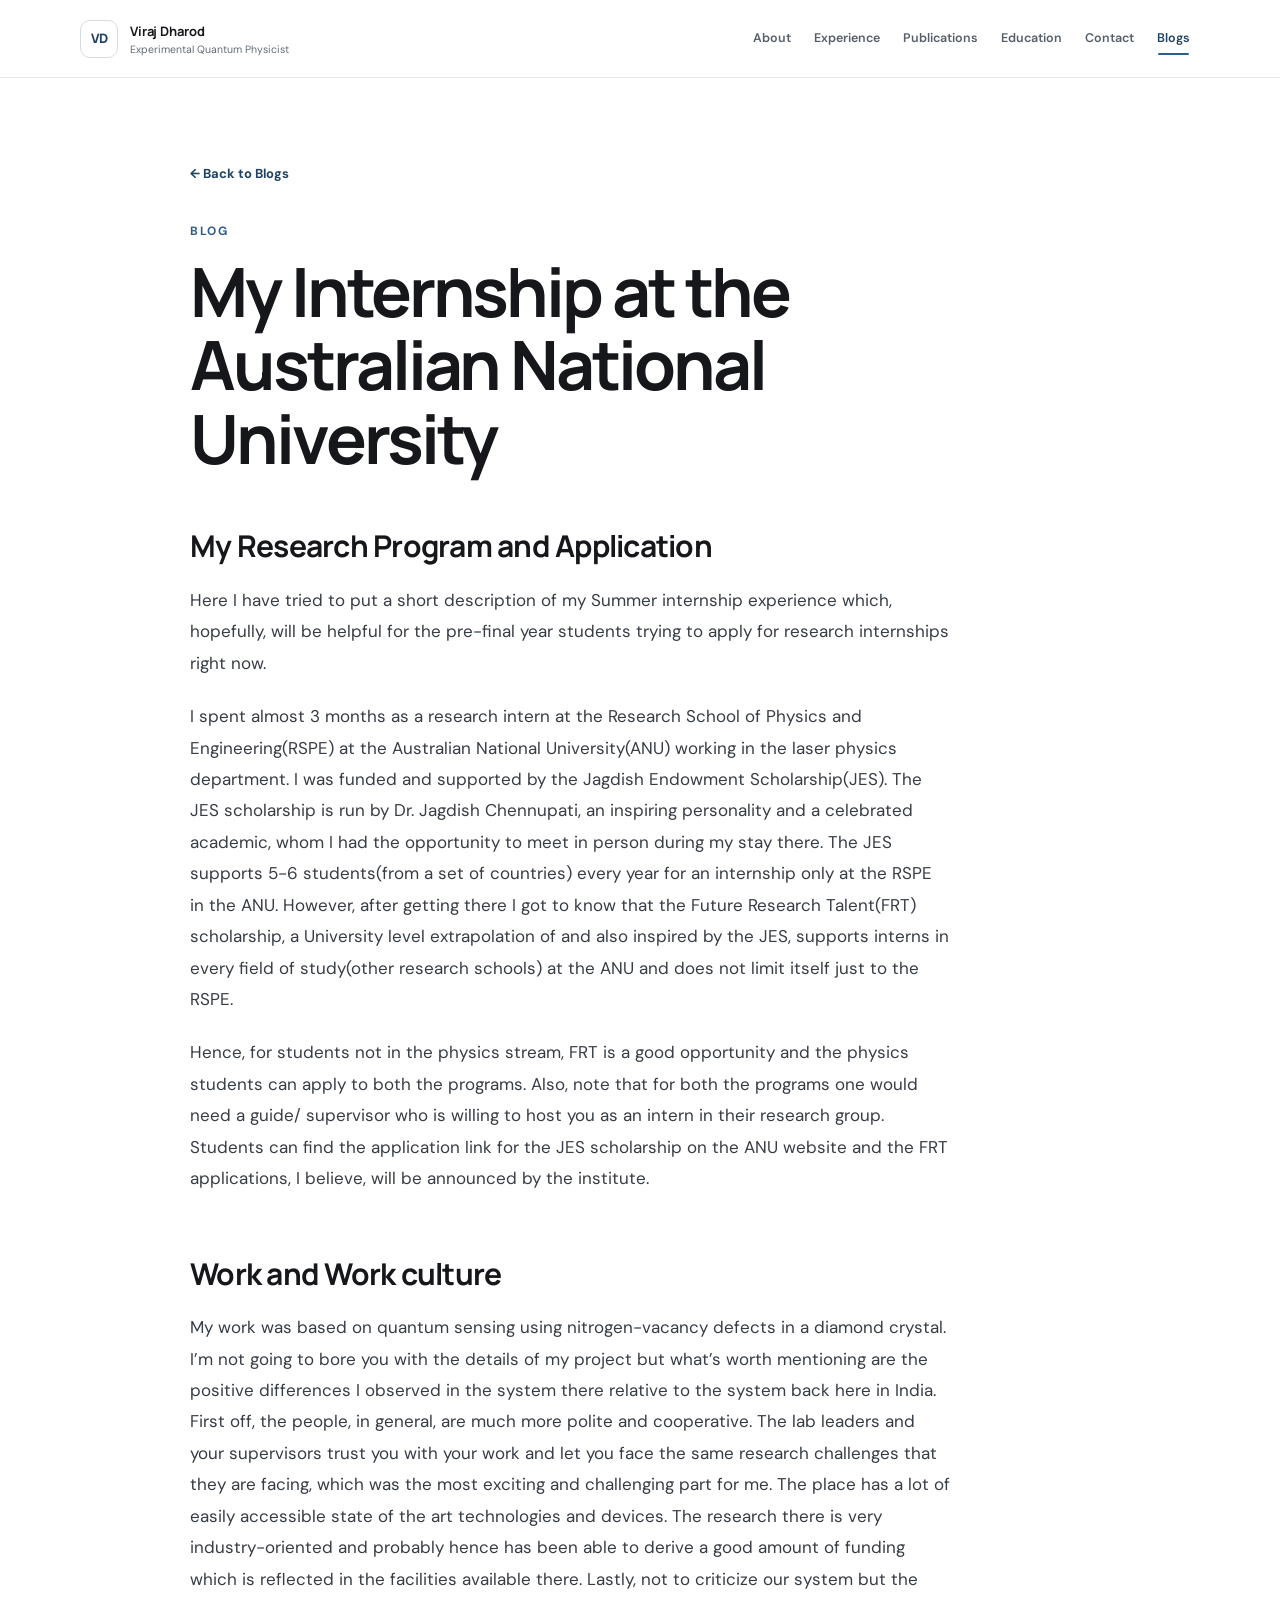
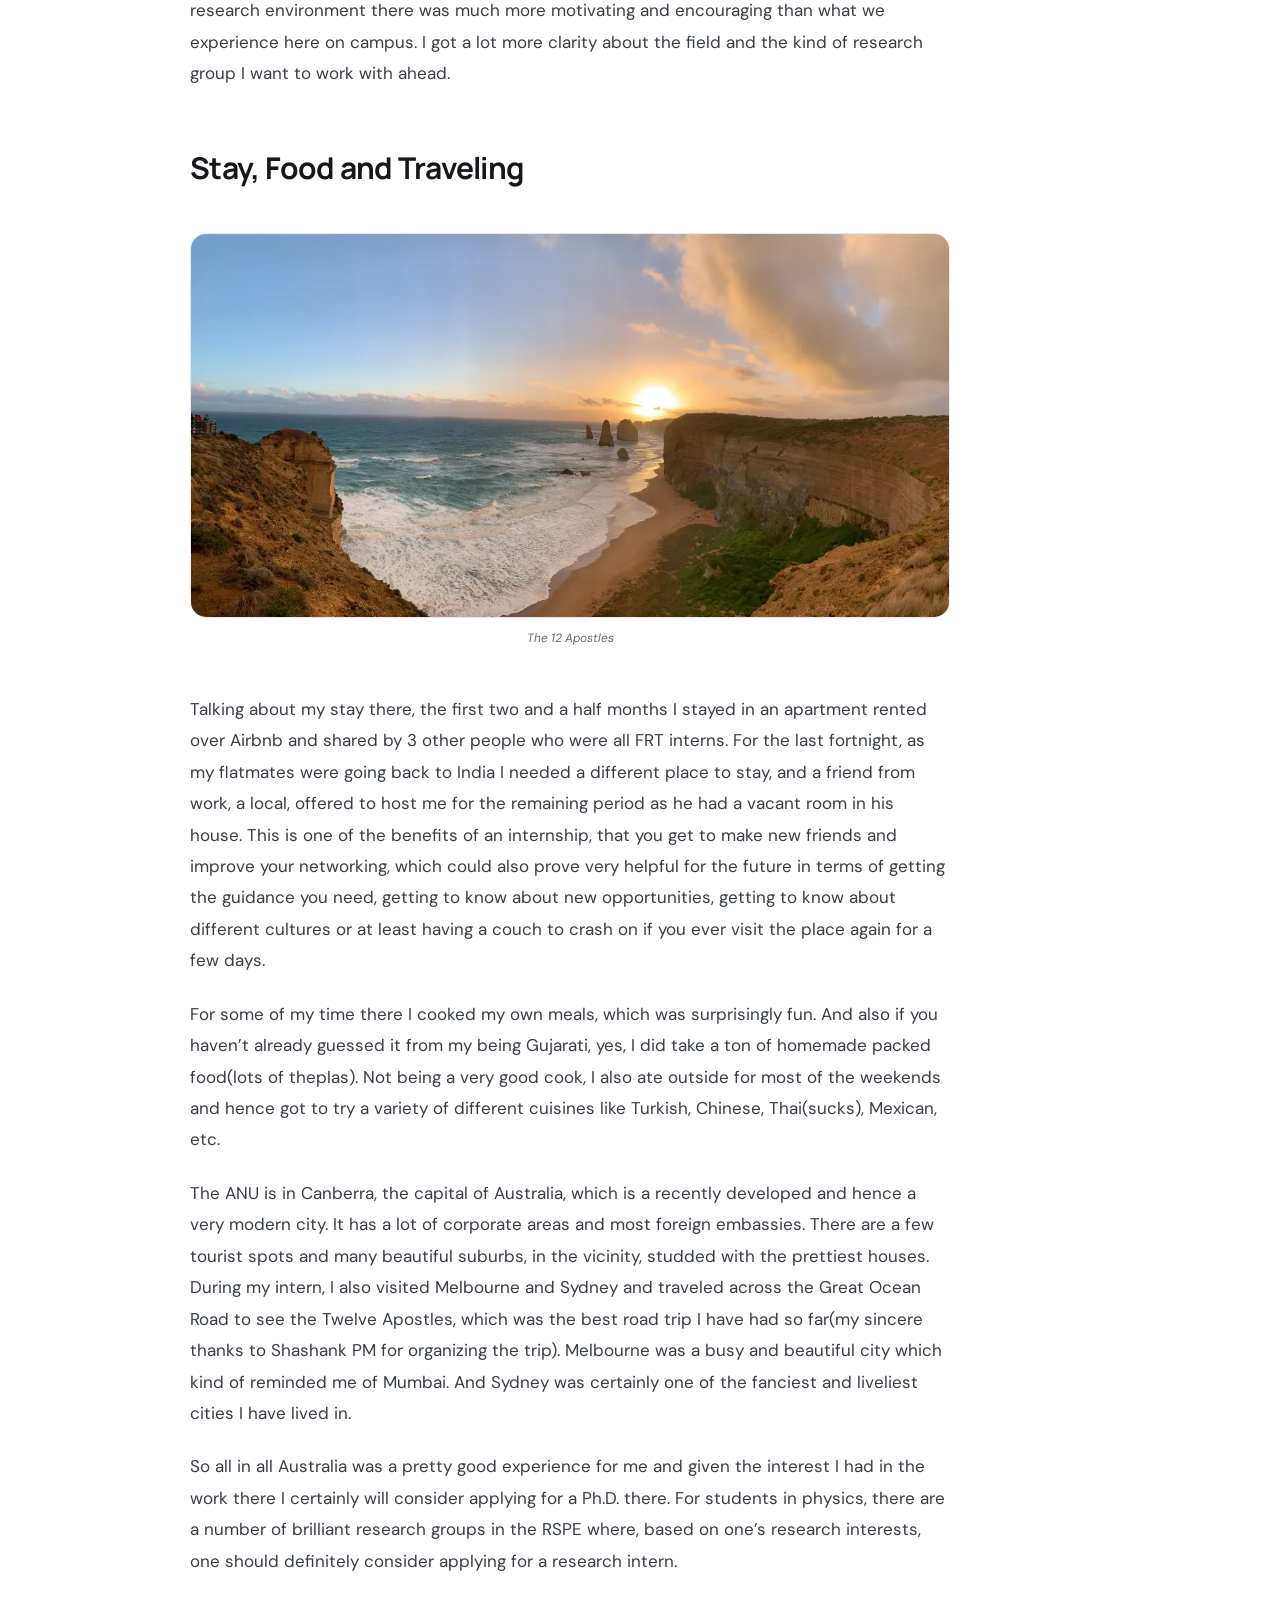
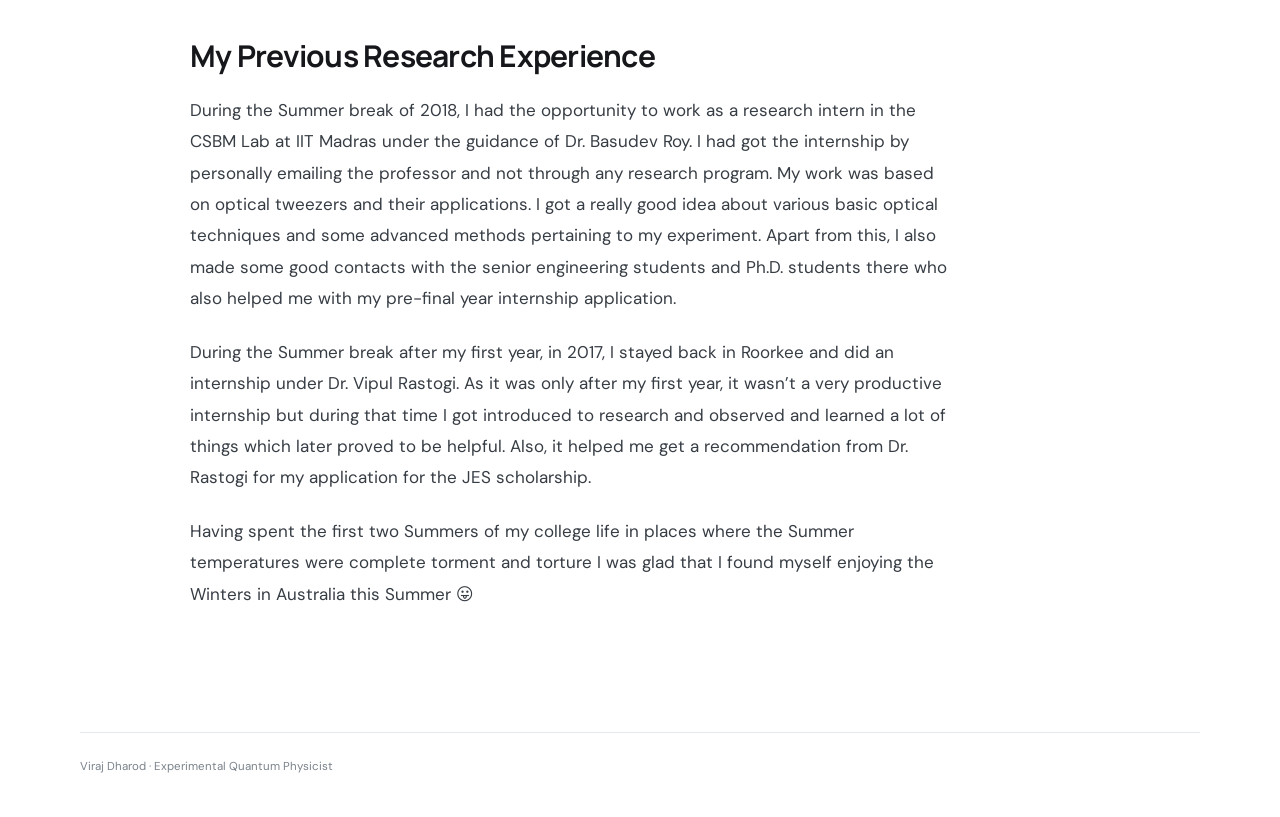
<file: blog-anu.html>
<!DOCTYPE html>
<html lang="en">
<head>
  <meta charset="UTF-8" />
  <meta name="viewport" content="width=device-width, initial-scale=1.0" />
  <meta name="description" content="My Internship at the Australian National University by Viraj Dharod." />
  <meta name="theme-color" content="#ffffff" />
  <title>My Internship at the Australian National University — Viraj Dharod</title>
  <link rel="icon" href="assets/favicon.svg" type="image/svg+xml" />
  <link rel="preconnect" href="https://fonts.googleapis.com" />
  <link rel="preconnect" href="https://fonts.gstatic.com" crossorigin />
  <link href="https://fonts.googleapis.com/css2?family=DM+Sans:wght@400;500;600;700&family=Manrope:wght@500;600;700&display=swap" rel="stylesheet" />
  <link rel="stylesheet" href="styles.css" />
</head>
<body>
<header class="site-header">
  <div class="header-inner">
    <a class="brand" href="index.html" aria-label="Viraj Dharod home">
      <span class="brand-mark">VD</span>
      <span class="brand-copy"><strong>Viraj Dharod</strong><small>Experimental Quantum Physicist</small></span>
    </a>
    <button class="menu-toggle" aria-label="Open navigation" aria-expanded="false"><span></span><span></span><span></span></button>
    <nav class="nav-links" aria-label="Primary navigation">
      <a  href="index.html">About</a>
      <a  href="experience.html">Experience</a>
      <a  href="research.html">Publications</a>
      <a  href="education.html">Education</a>
      <a  href="contact.html">Contact</a>
      <a class="active" href="blogs.html">Blogs</a>
    </nav>
  </div>
</header>
<main>
  <article class="page-shell blog-post fade-in">
    <header class="blog-post-header">
      <a class="blog-back" href="blogs.html">← Back to Blogs</a>
      <p class="page-kicker">Blog</p>
      <h1>My Internship at the Australian National University</h1>
    </header>

    <div class="blog-content">
      <h2>My Research Program and Application</h2>

      <p>Here I have tried to put a short description of my Summer internship experience which, hopefully, will be helpful for the pre-final year students trying to apply for research internships right now.</p>

      <p>I spent almost 3 months as a research intern at the Research School of Physics and Engineering(RSPE) at the Australian National University(ANU) working in the laser physics department. I was funded and supported by the Jagdish Endowment Scholarship(JES). The JES scholarship is run by Dr. Jagdish Chennupati, an inspiring personality and a celebrated academic, whom I had the opportunity to meet in person during my stay there. The JES supports 5-6 students(from a set of countries) every year for an internship only at the RSPE in the ANU. However, after getting there I got to know that the Future Research Talent(FRT) scholarship, a University level extrapolation of and also inspired by the JES, supports interns in every field of study(other research schools) at the ANU and does not limit itself just to the RSPE.</p>

      <p>Hence, for students not in the physics stream, FRT is a good opportunity and the physics students can apply to both the programs. Also, note that for both the programs one would need a guide/ supervisor who is willing to host you as an intern in their research group. Students can find the application link for the JES scholarship on the ANU website and the FRT applications, I believe, will be announced by the institute.</p>

      <h2>Work and Work culture</h2>

      <p>My work was based on quantum sensing using nitrogen-vacancy defects in a diamond crystal. I’m not going to bore you with the details of my project but what’s worth mentioning are the positive differences I observed in the system there relative to the system back here in India. First off, the people, in general, are much more polite and cooperative. The lab leaders and your supervisors trust you with your work and let you face the same research challenges that they are facing, which was the most exciting and challenging part for me. The place has a lot of easily accessible state of the art technologies and devices. The research there is very industry-oriented and probably hence has been able to derive a good amount of funding which is reflected in the facilities available there. Lastly, not to criticize our system but the research environment there was much more motivating and encouraging than what we experience here on campus. I got a lot more clarity about the field and the kind of research group I want to work with ahead.</p>

      <h2>Stay, Food and Traveling</h2>

      <figure class="blog-image">
        <div class="blog-image-slot">
          <img src="assets/blogs/anu/twelve-apostles.jpg" alt="The 12 Apostles" onerror="this.hidden=true; this.nextElementSibling.hidden=false;" />
          <div class="blog-image-placeholder" hidden>
            Add your image as <strong>assets/blogs/anu/twelve-apostles.jpg</strong>
          </div>
        </div>
        <figcaption>The 12 Apostles</figcaption>
      </figure>

      <p>Talking about my stay there, the first two and a half months I stayed in an apartment rented over Airbnb and shared by 3 other people who were all FRT interns. For the last fortnight, as my flatmates were going back to India I needed a different place to stay, and a friend from work, a local, offered to host me for the remaining period as he had a vacant room in his house. This is one of the benefits of an internship, that you get to make new friends and improve your networking, which could also prove very helpful for the future in terms of getting the guidance you need, getting to know about new opportunities, getting to know about different cultures or at least having a couch to crash on if you ever visit the place again for a few days.</p>

      <p>For some of my time there I cooked my own meals, which was surprisingly fun. And also if you haven’t already guessed it from my being Gujarati, yes, I did take a ton of homemade packed food(lots of theplas). Not being a very good cook, I also ate outside for most of the weekends and hence got to try a variety of different cuisines like Turkish, Chinese, Thai(sucks), Mexican, etc.</p>

      <p>The ANU is in Canberra, the capital of Australia, which is a recently developed and hence a very modern city. It has a lot of corporate areas and most foreign embassies. There are a few tourist spots and many beautiful suburbs, in the vicinity, studded with the prettiest houses. During my intern, I also visited Melbourne and Sydney and traveled across the Great Ocean Road to see the Twelve Apostles, which was the best road trip I have had so far(my sincere thanks to Shashank PM for organizing the trip). Melbourne was a busy and beautiful city which kind of reminded me of Mumbai. And Sydney was certainly one of the fanciest and liveliest cities I have lived in.</p>

      <p>So all in all Australia was a pretty good experience for me and given the interest I had in the work there I certainly will consider applying for a Ph.D. there. For students in physics, there are a number of brilliant research groups in the RSPE where, based on one’s research interests, one should definitely consider applying for a research intern.</p>

      <h2>My Previous Research Experience</h2>

      <p>During the Summer break of 2018, I had the opportunity to work as a research intern in the CSBM Lab at IIT Madras under the guidance of Dr. Basudev Roy. I had got the internship by personally emailing the professor and not through any research program. My work was based on optical tweezers and their applications. I got a really good idea about various basic optical techniques and some advanced methods pertaining to my experiment. Apart from this, I also made some good contacts with the senior engineering students and Ph.D. students there who also helped me with my pre-final year internship application.</p>

      <p>During the Summer break after my first year, in 2017, I stayed back in Roorkee and did an internship under Dr. Vipul Rastogi. As it was only after my first year, it wasn’t a very productive internship but during that time I got introduced to research and observed and learned a lot of things which later proved to be helpful. Also, it helped me get a recommendation from Dr. Rastogi for my application for the JES scholarship.</p>

      <p>Having spent the first two Summers of my college life in places where the Summer temperatures were complete torment and torture I was glad that I found myself enjoying the Winters in Australia this Summer 😛</p>
    </div>
  </article>
</main>
<footer class="site-footer">Viraj Dharod · Experimental Quantum Physicist</footer>
<script src="script.js"></script>
</body>
</html>
</file>
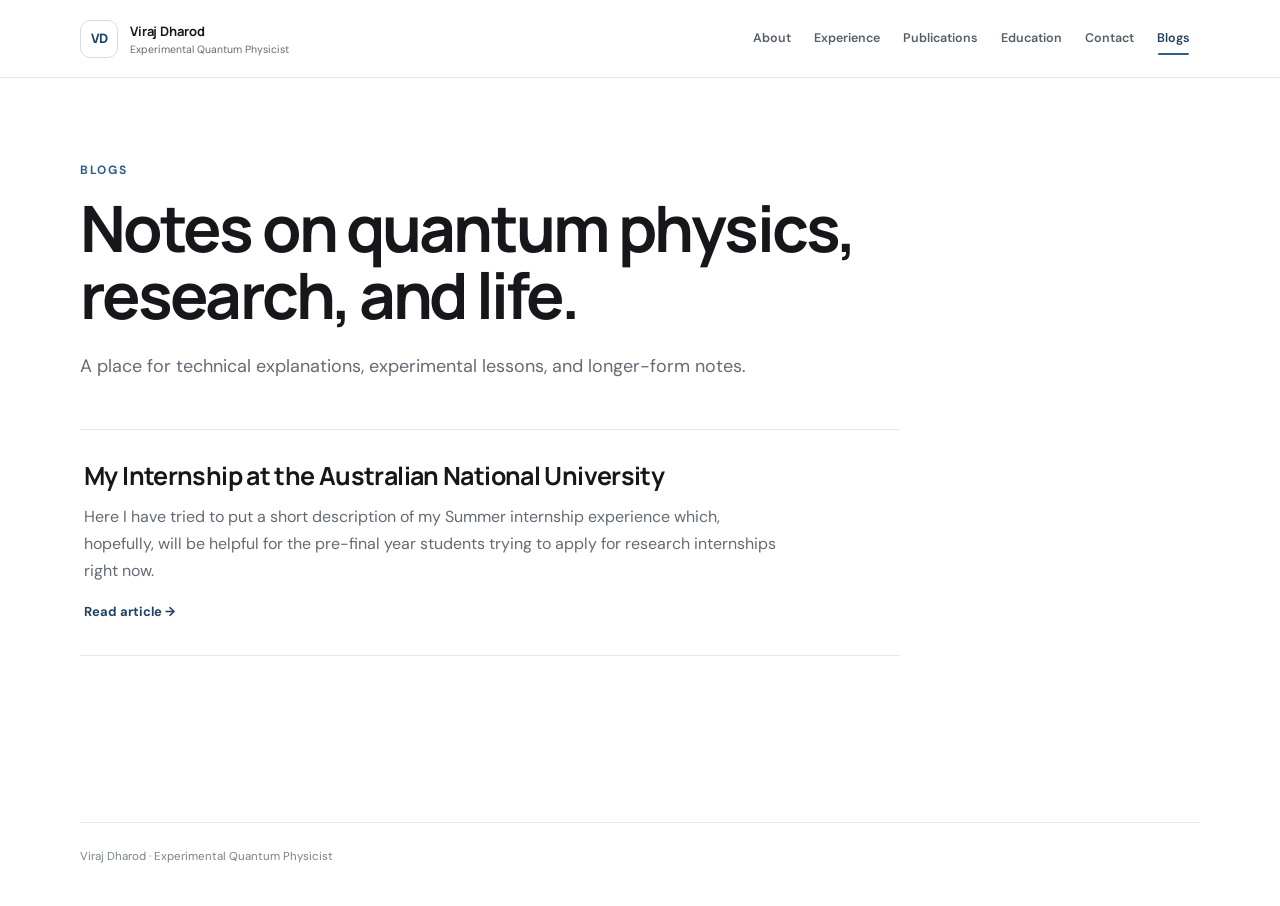
<file: blogs.html>
<!DOCTYPE html>
<html lang="en">
<head>
  <meta charset="UTF-8" />
  <meta name="viewport" content="width=device-width, initial-scale=1.0" />
  <meta name="description" content="Technical writing and blog posts by Viraj Dharod." />
  <meta name="theme-color" content="#ffffff" />
  <title>Blogs — Viraj Dharod</title>
  <link rel="icon" href="assets/favicon.svg" type="image/svg+xml" />
  <link rel="preconnect" href="https://fonts.googleapis.com" />
  <link rel="preconnect" href="https://fonts.gstatic.com" crossorigin />
  <link href="https://fonts.googleapis.com/css2?family=DM+Sans:wght@400;500;600;700&family=Manrope:wght@500;600;700&display=swap" rel="stylesheet" />
  <link rel="stylesheet" href="styles.css" />
</head>
<body>
<header class="site-header">
  <div class="header-inner">
    <a class="brand" href="index.html" aria-label="Viraj Dharod home">
      <span class="brand-mark">VD</span>
      <span class="brand-copy"><strong>Viraj Dharod</strong><small>Experimental Quantum Physicist</small></span>
    </a>
    <button class="menu-toggle" aria-label="Open navigation" aria-expanded="false"><span></span><span></span><span></span></button>
    <nav class="nav-links" aria-label="Primary navigation">
      <a  href="index.html">About</a>
      <a  href="experience.html">Experience</a>
      <a  href="research.html">Publications</a>
      <a  href="education.html">Education</a>
      <a  href="contact.html">Contact</a>
      <a class="active" href="blogs.html">Blogs</a>
    </nav>
  </div>
</header>
<main>
  <section class="page-shell page-section fade-in">
    <header class="page-header">
      <p class="page-kicker">Blogs</p>
      <h1 class="page-title">Notes on quantum physics, research, and life.</h1>
      <p class="page-lede">A place for technical explanations, experimental lessons, and longer-form notes.</p>
    </header>

    <div class="blog-list">
      <a class="blog-entry" href="blog-anu.html">
        <h2>My Internship at the Australian National University</h2>
        <p>Here I have tried to put a short description of my Summer internship experience which, hopefully, will be helpful for the pre-final year students trying to apply for research internships right now.</p>
        <span class="blog-read">Read article →</span>
      </a>
    </div>
  </section>
</main>
<footer class="site-footer">Viraj Dharod · Experimental Quantum Physicist</footer>
<script src="script.js"></script>
</body>
</html>
</file>
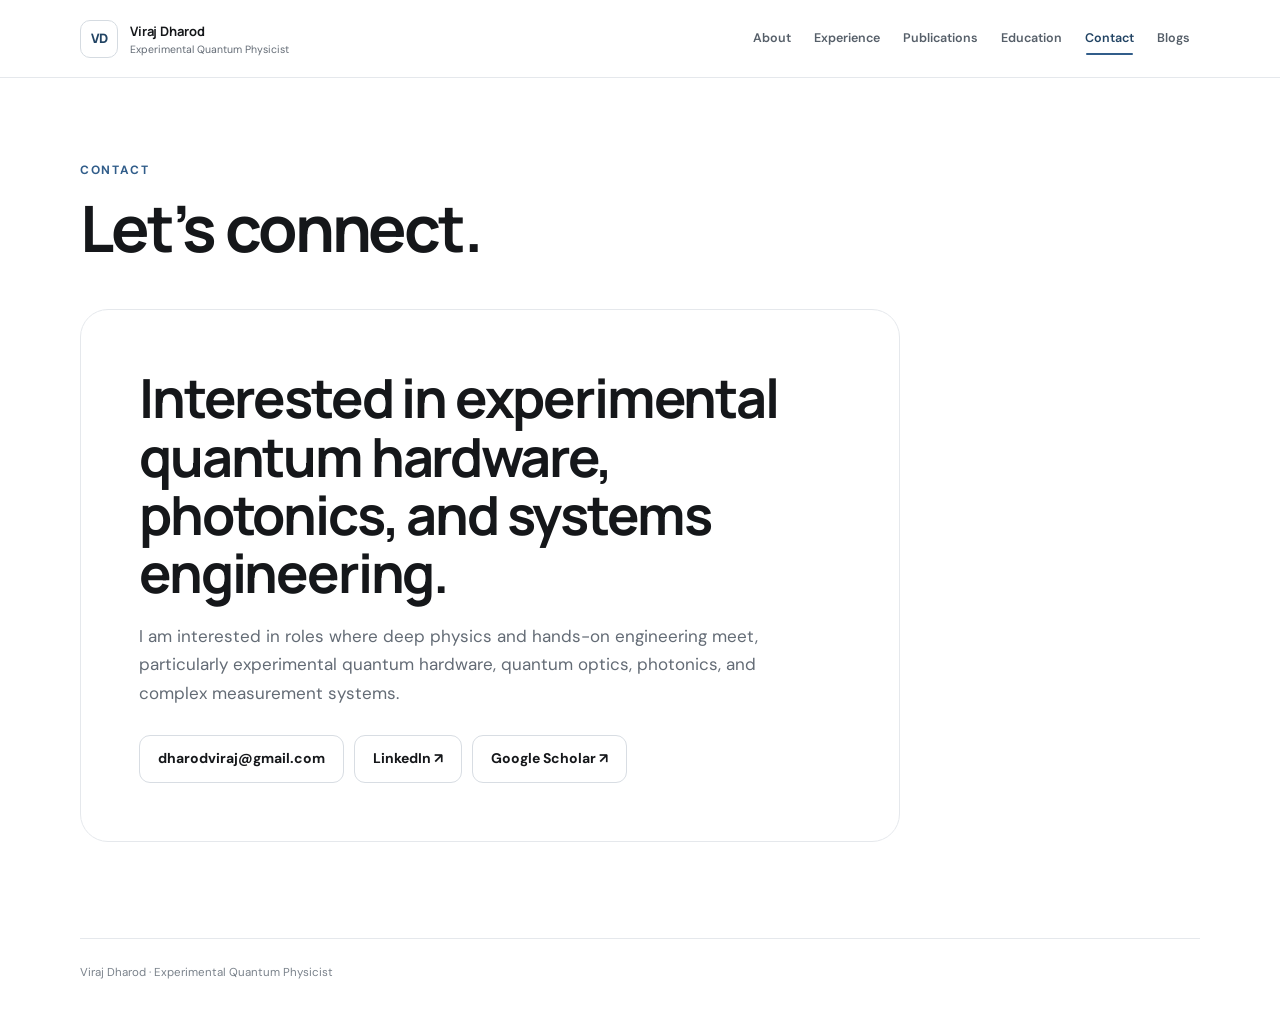
<file: contact.html>
<!DOCTYPE html>
<html lang="en">
<head>
  <meta charset="UTF-8" />
  <meta name="viewport" content="width=device-width, initial-scale=1.0" />
  <meta name="description" content="Contact Viraj Dharod regarding experimental quantum hardware, quantum optics, photonics, and systems engineering opportunities." />
  <meta name="theme-color" content="#ffffff" />
  <title>Contact — Viraj Dharod</title>
  <link rel="icon" href="assets/favicon.svg" type="image/svg+xml" />
  <link rel="preconnect" href="https://fonts.googleapis.com" />
  <link rel="preconnect" href="https://fonts.gstatic.com" crossorigin />
  <link href="https://fonts.googleapis.com/css2?family=DM+Sans:wght@400;500;600;700&family=Manrope:wght@500;600;700&display=swap" rel="stylesheet" />
  <link rel="stylesheet" href="styles.css" />
</head>
<body>
<header class="site-header">
  <div class="header-inner">
    <a class="brand" href="index.html" aria-label="Viraj Dharod home">
      <span class="brand-mark">VD</span>
      <span class="brand-copy"><strong>Viraj Dharod</strong><small>Experimental Quantum Physicist</small></span>
    </a>
    <button class="menu-toggle" aria-label="Open navigation" aria-expanded="false"><span></span><span></span><span></span></button>
    <nav class="nav-links" aria-label="Primary navigation">
      <a  href="index.html">About</a>
      <a  href="experience.html">Experience</a>
      <a  href="research.html">Publications</a>
      <a  href="education.html">Education</a>
      <a class="active" href="contact.html">Contact</a>
      <a  href="blogs.html">Blogs</a>
    </nav>
  </div>
</header>
<main>
  <section class="page-shell page-section fade-in">
    <header class="page-header">
      <p class="page-kicker">Contact</p>
      <h1 class="page-title">Let’s connect.</h1>
    </header>

    <div class="contact-panel">
      <h2>Interested in experimental quantum hardware, photonics, and systems engineering.</h2>
      <p>I am interested in roles where deep physics and hands-on engineering meet, particularly experimental quantum hardware, quantum optics, photonics, and complex measurement systems.</p>
      <div class="contact-actions">
        <a class="button button-primary" href="mailto:dharodviraj@gmail.com">dharodviraj@gmail.com</a>
        <a class="button button-secondary" href="https://www.linkedin.com/in/viraj-dharod-436347167/" target="_blank" rel="noopener">LinkedIn ↗</a>
        <a class="button button-secondary" href="https://scholar.google.com/citations?user=QQZvT2IAAAAJ" target="_blank" rel="noopener">Google Scholar ↗</a>
      </div>
    </div>
  </section>
</main>
<footer class="site-footer">Viraj Dharod · Experimental Quantum Physicist</footer>
<script src="script.js"></script>
</body>
</html>
</file>
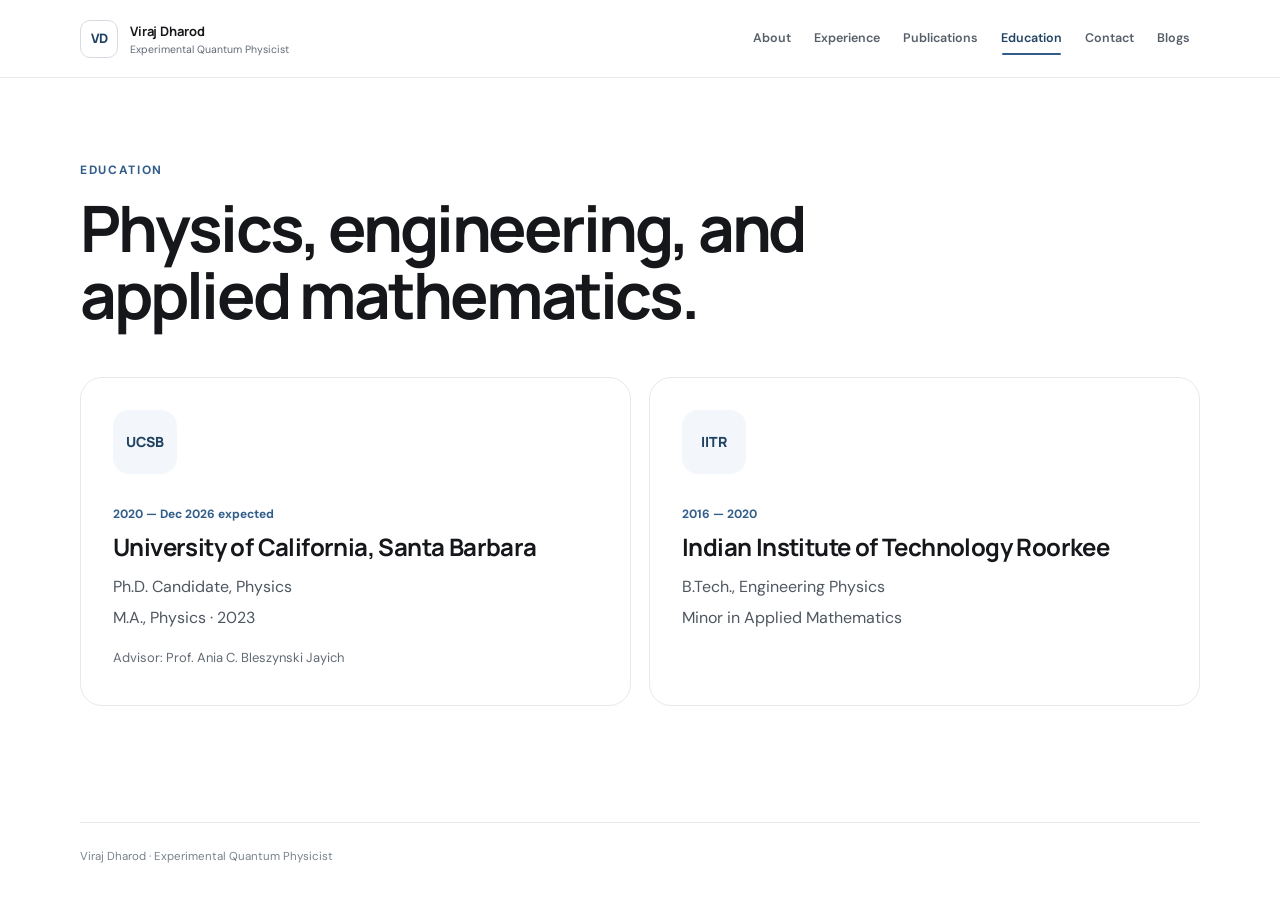
<file: education.html>
<!DOCTYPE html>
<html lang="en">
<head>
  <meta charset="UTF-8" />
  <meta name="viewport" content="width=device-width, initial-scale=1.0" />
  <meta name="description" content="Education of Viraj Dharod, Ph.D. candidate in Physics at UC Santa Barbara and Engineering Physics alumnus of IIT Roorkee." />
  <meta name="theme-color" content="#ffffff" />
  <title>Education — Viraj Dharod</title>
  <link rel="icon" href="assets/favicon.svg" type="image/svg+xml" />
  <link rel="preconnect" href="https://fonts.googleapis.com" />
  <link rel="preconnect" href="https://fonts.gstatic.com" crossorigin />
  <link href="https://fonts.googleapis.com/css2?family=DM+Sans:wght@400;500;600;700&family=Manrope:wght@500;600;700&display=swap" rel="stylesheet" />
  <link rel="stylesheet" href="styles.css" />
</head>
<body>
<header class="site-header">
  <div class="header-inner">
    <a class="brand" href="index.html" aria-label="Viraj Dharod home">
      <span class="brand-mark">VD</span>
      <span class="brand-copy"><strong>Viraj Dharod</strong><small>Experimental Quantum Physicist</small></span>
    </a>
    <button class="menu-toggle" aria-label="Open navigation" aria-expanded="false"><span></span><span></span><span></span></button>
    <nav class="nav-links" aria-label="Primary navigation">
      <a  href="index.html">About</a>
      <a  href="experience.html">Experience</a>
      <a  href="research.html">Publications</a>
      <a class="active" href="education.html">Education</a>
      <a  href="contact.html">Contact</a>
      <a  href="blogs.html">Blogs</a>
    </nav>
  </div>
</header>
<main>
  <section class="page-shell page-section fade-in">
    <header class="page-header">
      <p class="page-kicker">Education</p>
      <h1 class="page-title">Physics, engineering, and applied mathematics.</h1>
    </header>

    <div class="education-grid">
      <article class="education-card">
        <span class="school-mark">UCSB</span>
        <p class="date">2020 — Dec 2026 expected</p>
        <h2>University of California, Santa Barbara</h2>
        <p>Ph.D. Candidate, Physics</p>
        <p>M.A., Physics · 2023</p>
        <p class="advisor">Advisor: Prof. Ania C. Bleszynski Jayich</p>
      </article>
      <article class="education-card">
        <span class="school-mark">IITR</span>
        <p class="date">2016 — 2020</p>
        <h2>Indian Institute of Technology Roorkee</h2>
        <p>B.Tech., Engineering Physics</p>
        <p>Minor in Applied Mathematics</p>
      </article>
    </div>
  </section>
</main>
<footer class="site-footer">Viraj Dharod · Experimental Quantum Physicist</footer>
<script src="script.js"></script>
</body>
</html>
</file>
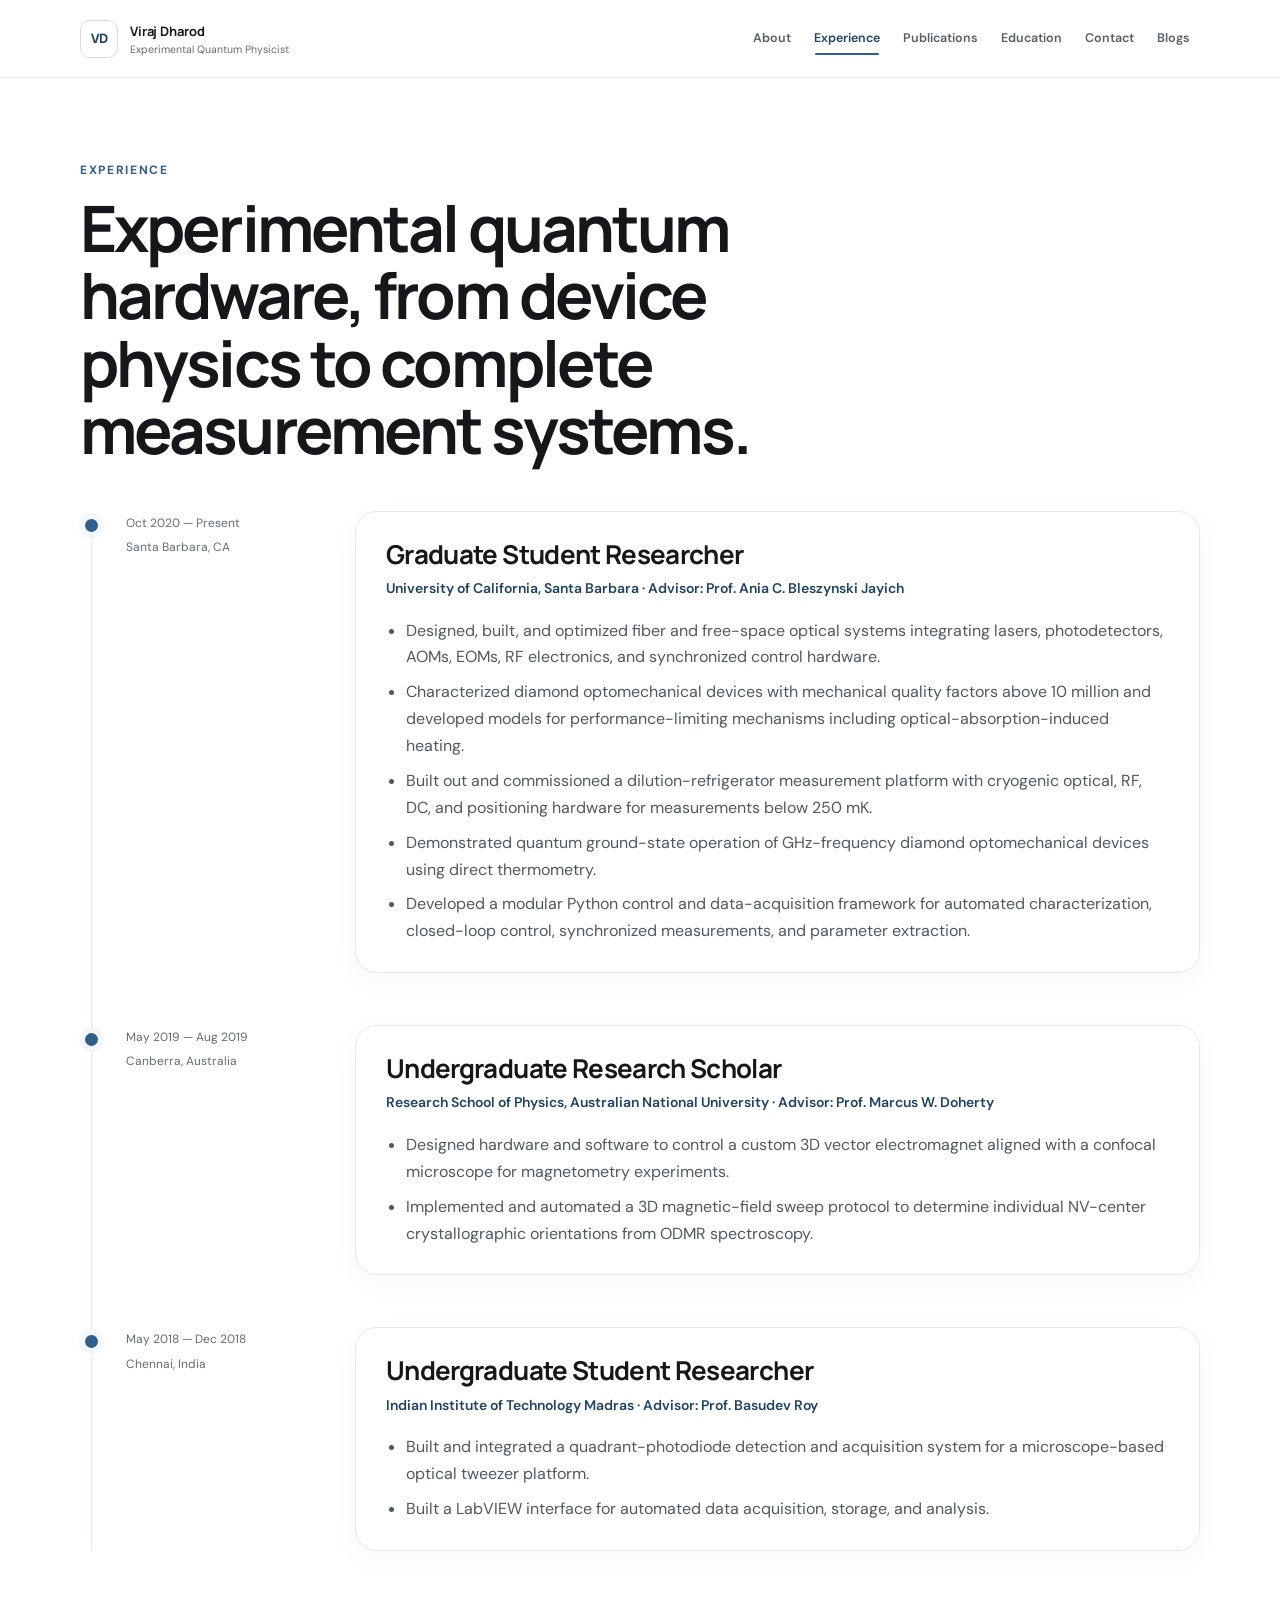
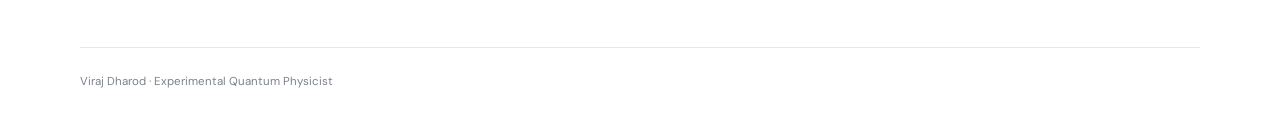
<file: experience.html>
<!DOCTYPE html>
<html lang="en">
<head>
  <meta charset="UTF-8" />
  <meta name="viewport" content="width=device-width, initial-scale=1.0" />
  <meta name="description" content="Research experience of Viraj Dharod in quantum hardware, diamond optomechanics, quantum sensing, and experimental systems." />
  <meta name="theme-color" content="#ffffff" />
  <title>Experience — Viraj Dharod</title>
  <link rel="icon" href="assets/favicon.svg" type="image/svg+xml" />
  <link rel="preconnect" href="https://fonts.googleapis.com" />
  <link rel="preconnect" href="https://fonts.gstatic.com" crossorigin />
  <link href="https://fonts.googleapis.com/css2?family=DM+Sans:wght@400;500;600;700&family=Manrope:wght@500;600;700&display=swap" rel="stylesheet" />
  <link rel="stylesheet" href="styles.css" />
</head>
<body>
<header class="site-header">
  <div class="header-inner">
    <a class="brand" href="index.html" aria-label="Viraj Dharod home">
      <span class="brand-mark">VD</span>
      <span class="brand-copy"><strong>Viraj Dharod</strong><small>Experimental Quantum Physicist</small></span>
    </a>
    <button class="menu-toggle" aria-label="Open navigation" aria-expanded="false"><span></span><span></span><span></span></button>
    <nav class="nav-links" aria-label="Primary navigation">
      <a  href="index.html">About</a>
      <a class="active" href="experience.html">Experience</a>
      <a  href="research.html">Publications</a>
      <a  href="education.html">Education</a>
      <a  href="contact.html">Contact</a>
      <a  href="blogs.html">Blogs</a>
    </nav>
  </div>
</header>
<main>
  <section class="page-shell page-section fade-in">
    <header class="page-header">
      <p class="page-kicker">Experience</p>
      <h1 class="page-title">Experimental quantum hardware, from device physics to complete measurement systems.</h1>
    </header>

    <div class="timeline">
      <article class="timeline-item">
        <div class="timeline-marker"></div>
        <div class="timeline-meta"><span>Oct 2020 — Present</span><span>Santa Barbara, CA</span></div>
        <div class="timeline-content">
          <h2>Graduate Student Researcher</h2>
          <p class="organization">University of California, Santa Barbara · Advisor: Prof. Ania C. Bleszynski Jayich</p>
          <ul>
            <li>Designed, built, and optimized fiber and free-space optical systems integrating lasers, photodetectors, AOMs, EOMs, RF electronics, and synchronized control hardware.</li>
            <li>Characterized diamond optomechanical devices with mechanical quality factors above 10 million and developed models for performance-limiting mechanisms including optical-absorption-induced heating.</li>
            <li>Built out and commissioned a dilution-refrigerator measurement platform with cryogenic optical, RF, DC, and positioning hardware for measurements below 250 mK.</li>
            <li>Demonstrated quantum ground-state operation of GHz-frequency diamond optomechanical devices using direct thermometry.</li>
            <li>Developed a modular Python control and data-acquisition framework for automated characterization, closed-loop control, synchronized measurements, and parameter extraction.</li>
          </ul>
        </div>
      </article>

      <article class="timeline-item">
        <div class="timeline-marker"></div>
        <div class="timeline-meta"><span>May 2019 — Aug 2019</span><span>Canberra, Australia</span></div>
        <div class="timeline-content">
          <h2>Undergraduate Research Scholar</h2>
          <p class="organization">Research School of Physics, Australian National University · Advisor: Prof. Marcus W. Doherty</p>
          <ul>
            <li>Designed hardware and software to control a custom 3D vector electromagnet aligned with a confocal microscope for magnetometry experiments.</li>
            <li>Implemented and automated a 3D magnetic-field sweep protocol to determine individual NV-center crystallographic orientations from ODMR spectroscopy.</li>
          </ul>
        </div>
      </article>

      <article class="timeline-item">
        <div class="timeline-marker"></div>
        <div class="timeline-meta"><span>May 2018 — Dec 2018</span><span>Chennai, India</span></div>
        <div class="timeline-content">
          <h2>Undergraduate Student Researcher</h2>
          <p class="organization">Indian Institute of Technology Madras · Advisor: Prof. Basudev Roy</p>
          <ul>
            <li>Built and integrated a quadrant-photodiode detection and acquisition system for a microscope-based optical tweezer platform.</li>
            <li>Built a LabVIEW interface for automated data acquisition, storage, and analysis.</li>
          </ul>
        </div>
      </article>
    </div>
  </section>
</main>
<footer class="site-footer">Viraj Dharod · Experimental Quantum Physicist</footer>
<script src="script.js"></script>
</body>
</html>
</file>
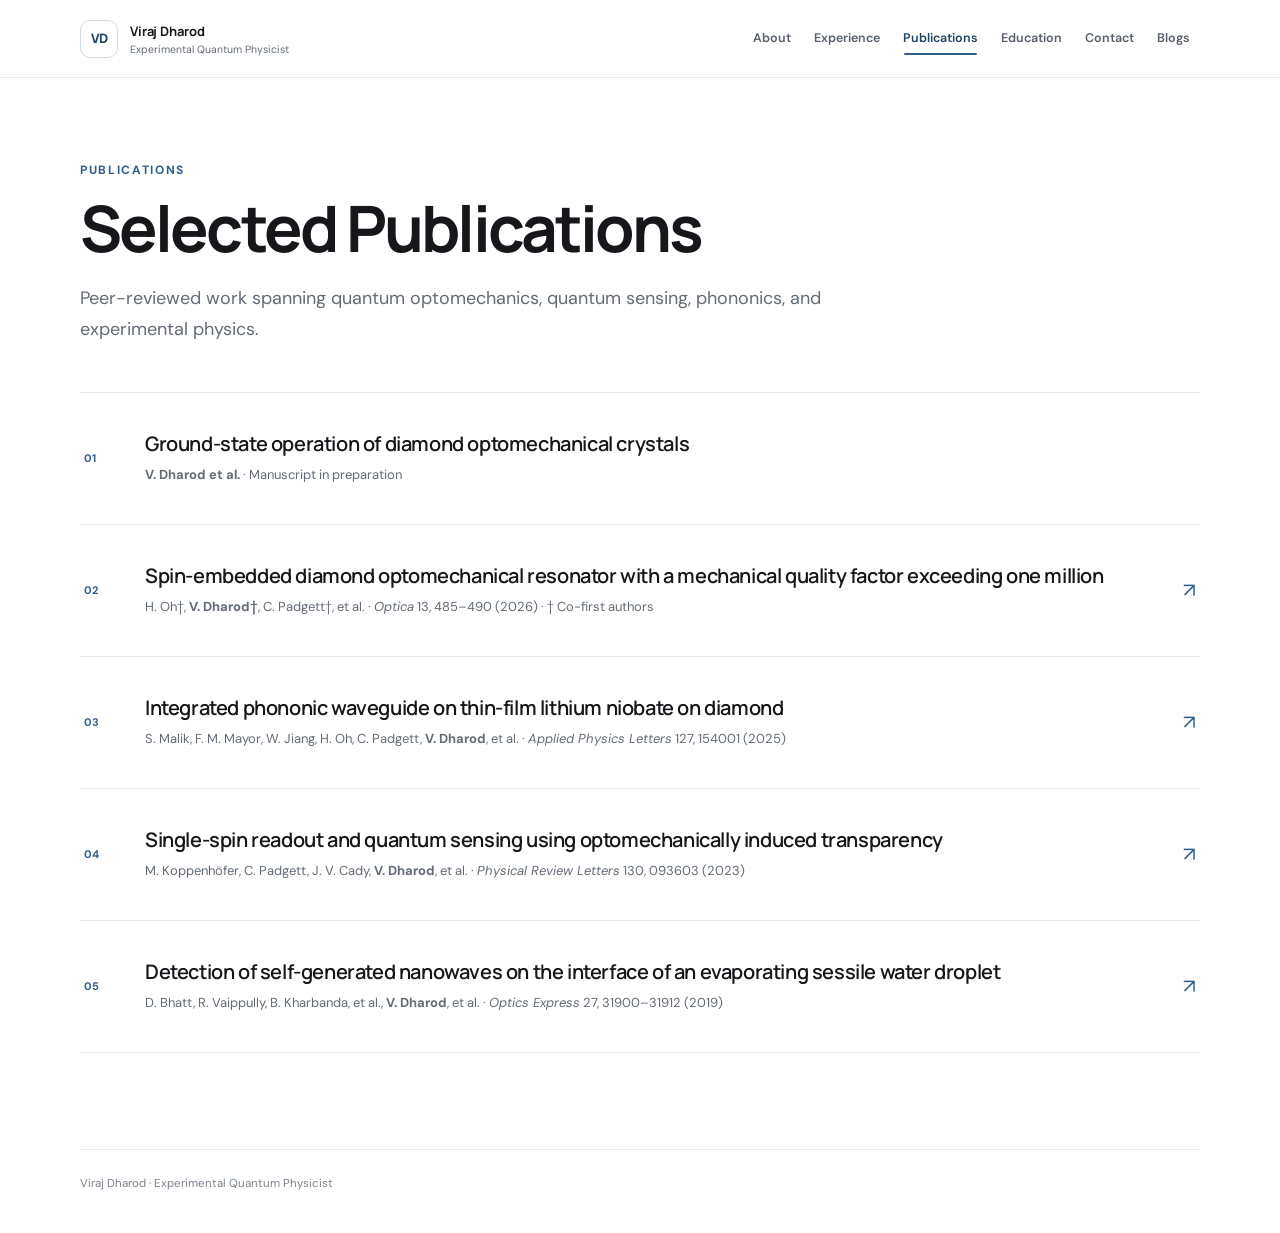
<file: research.html>
<!DOCTYPE html>
<html lang="en">
<head>
  <meta charset="UTF-8" />
  <meta name="viewport" content="width=device-width, initial-scale=1.0" />
  <meta name="description" content="Publications by Viraj Dharod in quantum optomechanics, quantum sensing, photonics, and experimental quantum hardware." />
  <meta name="theme-color" content="#ffffff" />
  <title>Publications — Viraj Dharod</title>

  <link rel="icon" href="assets/favicon.svg" type="image/svg+xml" />
  <link rel="preconnect" href="https://fonts.googleapis.com" />
  <link rel="preconnect" href="https://fonts.gstatic.com" crossorigin />
  <link href="https://fonts.googleapis.com/css2?family=DM+Sans:wght@400;500;600;700&family=Manrope:wght@500;600;700&display=swap" rel="stylesheet" />
  <link rel="stylesheet" href="styles.css" />
</head>

<body>

<header class="site-header">
  <div class="header-inner">

    <a class="brand" href="index.html" aria-label="Viraj Dharod home">
      <span class="brand-mark">VD</span>
      <span class="brand-copy">
        <strong>Viraj Dharod</strong>
        <small>Experimental Quantum Physicist</small>
      </span>
    </a>

    <button class="menu-toggle" aria-label="Open navigation" aria-expanded="false">
      <span></span>
      <span></span>
      <span></span>
    </button>

    <nav class="nav-links" aria-label="Primary navigation">
      <a href="index.html">About</a>
      <a href="experience.html">Experience</a>
      <a class="active" href="research.html">Publications</a>
      <a href="education.html">Education</a>
      <a href="contact.html">Contact</a>
      <a href="blogs.html">Blogs</a>
    </nav>

  </div>
</header>

<main>
  <section class="page-shell page-section fade-in">

    <header class="page-header">
      <p class="page-kicker">Publications</p>
      <h1 class="page-title">Selected Publications</h1>
      <p class="page-lede">
        Peer-reviewed work spanning quantum optomechanics, quantum sensing,
        phononics, and experimental physics.
      </p>
    </header>

    <div class="publication-list">

      <article class="publication">
        <span class="pub-num">01</span>
        <div>
          <h3>Ground-state operation of diamond optomechanical crystals</h3>
          <p>
            <strong>V. Dharod et al.</strong> · Manuscript in preparation
          </p>
        </div>
      </article>

      <a
        class="publication"
        href="https://opg.optica.org/optica/fulltext.cfm?uri=optica-13-3-485"
        target="_blank"
        rel="noopener"
      >
        <span class="pub-num">02</span>
        <div>
          <h3>
            Spin-embedded diamond optomechanical resonator with a mechanical
            quality factor exceeding one million
          </h3>
          <p>
            H. Oh†, <strong>V. Dharod†</strong>, C. Padgett†, et al. ·
            <em>Optica</em> 13, 485–490 (2026) · † Co-first authors
          </p>
        </div>
        <span class="pub-arrow">↗</span>
      </a>

      <a
        class="publication"
        href="https://doi.org/10.1063/5.0285138"
        target="_blank"
        rel="noopener"
      >
        <span class="pub-num">03</span>
        <div>
          <h3>
            Integrated phononic waveguide on thin-film lithium niobate on diamond
          </h3>
          <p>
            S. Malik, F. M. Mayor, W. Jiang, H. Oh, C. Padgett,
            <strong>V. Dharod</strong>, et al. ·
            <em>Applied Physics Letters</em> 127, 154001 (2025)
          </p>
        </div>
        <span class="pub-arrow">↗</span>
      </a>

      <a
        class="publication"
        href="https://doi.org/10.1103/PhysRevLett.130.093603"
        target="_blank"
        rel="noopener"
      >
        <span class="pub-num">04</span>
        <div>
          <h3>
            Single-spin readout and quantum sensing using optomechanically
            induced transparency
          </h3>
          <p>
            M. Koppenhöfer, C. Padgett, J. V. Cady,
            <strong>V. Dharod</strong>, et al. ·
            <em>Physical Review Letters</em> 130, 093603 (2023)
          </p>
        </div>
        <span class="pub-arrow">↗</span>
      </a>

      <a
        class="publication"
        href="https://www.osapublishing.org/oe/abstract.cfm?uri=oe-27-22-31900"
        target="_blank"
        rel="noopener"
      >
        <span class="pub-num">05</span>
        <div>
          <h3>
            Detection of self-generated nanowaves on the interface of an
            evaporating sessile water droplet
          </h3>
          <p>
            D. Bhatt, R. Vaippully, B. Kharbanda, et al.,
            <strong>V. Dharod</strong>, et al. ·
            <em>Optics Express</em> 27, 31900–31912 (2019)
          </p>
        </div>
        <span class="pub-arrow">↗</span>
      </a>

    </div>

  </section>
</main>

<footer class="site-footer">
  Viraj Dharod · Experimental Quantum Physicist
</footer>

<script src="script.js"></script>

</body>
</html>
</file>
<file: styles.css>
:root {
  color-scheme: light;
  --bg: #ffffff;
  --surface: #ffffff;
  --surface-strong: #ffffff;
  --text: #15171a;
  --muted: #636b75;
  --line: #e5e8ec;
  --accent: #315d8a;
  --accent-dark: #214363;
  --accent-soft: #f3f7fb;
  --max: 1120px;
  --header-height: 78px;
  --radius: 22px;
  --shadow: 0 22px 55px rgba(20, 35, 55, 0.08);
}

* { box-sizing: border-box; }
html { min-height: 100%; background: #ffffff; }
body {
  margin: 0;
  min-height: 100vh;
  color: var(--text);
  background: #ffffff;
  font-family: "DM Sans", system-ui, -apple-system, BlinkMacSystemFont, "Segoe UI", sans-serif;
  line-height: 1.68;
  -webkit-font-smoothing: antialiased;
}
a { color: inherit; text-decoration: none; }
img { max-width: 100%; display: block; }
button, a { -webkit-tap-highlight-color: transparent; }
::selection { background: #cfe0ef; color: #0d2336; }

.site-header {
  position: fixed;
  inset: 0 0 auto 0;
  z-index: 100;
  height: var(--header-height);
  background: rgba(255, 255, 255, 0.94);
  border-bottom: 1px solid var(--line);
  backdrop-filter: blur(16px);
  -webkit-backdrop-filter: blur(16px);
}
.header-inner {
  width: min(var(--max), calc(100% - 48px));
  height: 100%;
  margin: 0 auto;
  display: flex;
  align-items: center;
  justify-content: space-between;
  gap: 30px;
}
.brand {
  display: inline-flex;
  align-items: center;
  gap: 12px;
  flex: 0 0 auto;
}
.brand-mark {
  width: 38px;
  height: 38px;
  display: grid;
  place-items: center;
  border-radius: 10px;
  border: 1px solid #d5dbe1;
  font-family: "Manrope", sans-serif;
  font-size: 13px;
  font-weight: 800;
  color: var(--accent-dark);
  background: #fff;
}
.brand-copy { display: grid; line-height: 1.12; }
.brand-copy strong { font: 700 13px "Manrope", sans-serif; letter-spacing: -0.01em; }
.brand-copy small { margin-top: 4px; color: var(--muted); font-size: 10.5px; }

.nav-links {
  display: flex;
  align-items: center;
  justify-content: flex-end;
  gap: 3px;
}
.nav-links a {
  position: relative;
  padding: 11px 10px;
  border-radius: 8px;
  color: #565f69;
  font-size: 12.5px;
  font-weight: 600;
  white-space: nowrap;
  transition: color .18s ease, background .18s ease;
}
.nav-links a:hover { color: var(--text); background: #ffffff; }
.nav-links a.active { color: var(--accent-dark); }
.nav-links a.active::after {
  content: "";
  position: absolute;
  left: 11px;
  right: 11px;
  bottom: 5px;
  height: 2px;
  border-radius: 2px;
  background: var(--accent);
}
.menu-toggle {
  display: none;
  width: 42px;
  height: 42px;
  border: 0;
  background: transparent;
  border-radius: 10px;
  padding: 9px;
}
.menu-toggle span {
  display: block;
  height: 2px;
  margin: 5px 0;
  border-radius: 2px;
  background: var(--text);
}

main { padding-top: var(--header-height); background: #ffffff; min-height: calc(100vh - var(--header-height)); }
.page-shell { width: min(var(--max), calc(100% - 48px)); margin: 0 auto; }
.page-section { padding: 82px 0 96px; }
.page-kicker {
  margin: 0 0 14px;
  color: var(--accent);
  font-size: 12px;
  font-weight: 700;
  letter-spacing: .14em;
  text-transform: uppercase;
}
.page-title {
  margin: 0;
  max-width: 850px;
  font: 700 clamp(38px, 5vw, 66px)/1.05 "Manrope", sans-serif;
  letter-spacing: -0.045em;
}
.page-lede {
  max-width: 760px;
  margin: 22px 0 0;
  color: var(--muted);
  font-size: 18px;
}
.page-header { margin-bottom: 48px; }

/* About / landing */
.about-landing {
  min-height: calc(100vh - var(--header-height));
  display: grid;
  grid-template-columns: minmax(0, 1.15fr) minmax(300px, .72fr);
  gap: clamp(54px, 8vw, 100px);
  align-items: center;
  padding: 76px 0 92px;
}
.about-copy h1 {
  margin: 0;
  font: 700 clamp(54px, 7vw, 88px)/.98 "Manrope", sans-serif;
  letter-spacing: -0.06em;
}
.about-role {
  margin: 16px 0 0;
  color: var(--accent);
  font: 600 clamp(22px, 2.8vw, 31px)/1.2 "Manrope", sans-serif;
  letter-spacing: -0.028em;
}
.about-intro {
  max-width: 700px;
  margin: 28px 0 0;
  color: #373d44;
  font-size: 19px;
}
.about-detail {
  max-width: 700px;
  margin: 18px 0 0;
  color: var(--muted);
  font-size: 16px;
}
.about-actions {
  display: flex;
  flex-wrap: wrap;
  gap: 11px;
  margin-top: 32px;
}
.button {
  min-height: 48px;
  display: inline-flex;
  align-items: center;
  justify-content: center;
  padding: 0 18px;
  border: 1px solid transparent;
  border-radius: 11px;
  font-size: 14px;
  font-weight: 700;
  transition: transform .18s ease, border-color .18s ease, background .18s ease;
}
.button:hover { transform: translateY(-2px); }
.button-primary,
.button-secondary {
  background: #ffffff;
  color: var(--text);
  border-color: #d8dde3;
}

.button-primary:hover,
.button-secondary:hover {
  background: #f7f9fb;
  border-color: #aeb7c0;
}
.profile-links { display: flex; flex-wrap: wrap; gap: 20px; margin-top: 25px; }
.profile-links a { color: var(--accent-dark); font-size: 13px; font-weight: 700; }
.profile-links a:hover { text-decoration: underline; text-underline-offset: 4px; }

.portrait-wrap {
  justify-self: end;
  width: min(100%, 390px);
}

.portrait-frame {
  position: relative;
  overflow: hidden;
  border-radius: 26px;
  background: #ffffff;
  border: 1px solid #e0e4e8;
  box-shadow: var(--shadow);
}

.portrait-frame::after {
  content: "";
  position: absolute;
  inset: 0;
  pointer-events: none;
  box-shadow: inset 0 0 0 1px rgba(255,255,255,.45);
}

.portrait-frame img {
  width: 100%;
  height: auto;
  object-fit: contain;
  object-position: center;
}
.portrait-placeholder {
  position: absolute;
  inset: 0;
  display: none;
  place-items: center;
  padding: 34px;
  text-align: center;
  color: var(--muted);
  font-size: 14px;
}
.portrait-frame.image-missing .portrait-placeholder { display: grid; }
.portrait-frame.image-missing img { display: none; }

/* Experience */
.timeline { position: relative; }
.timeline::before {
  content: "";
  position: absolute;
  top: 4px;
  bottom: 0;
  left: 11px;
  width: 1px;
  background: var(--line);
}
.timeline-item {
  position: relative;
  display: grid;
  grid-template-columns: 195px minmax(0, 1fr);
  gap: 34px;
  padding: 0 0 52px 46px;
}
.timeline-item:last-child { padding-bottom: 0; }
.timeline-marker {
  position: absolute;
  left: 5px;
  top: 8px;
  width: 13px;
  height: 13px;
  border-radius: 50%;
  background: var(--accent);
  box-shadow: 0 0 0 6px var(--accent-soft);
}
.timeline-meta { padding-top: 2px; color: var(--muted); font-size: 12px; }
.timeline-meta span { display: block; }
.timeline-meta span + span { margin-top: 4px; }
.timeline-content {
  padding: 27px 30px;
  border: 1px solid var(--line);
  border-radius: var(--radius);
  background: #fff;
  box-shadow: 0 8px 28px rgba(30, 45, 60, 0.035);
}
.timeline-content h2 { margin: 0; font: 700 26px/1.2 "Manrope", sans-serif; letter-spacing: -.025em; }
.organization { margin: 7px 0 17px; color: var(--accent-dark); font-size: 14px; font-weight: 600; }
.timeline-content ul { margin: 0; padding-left: 20px; color: #505861; }
.timeline-content li + li { margin-top: 8px; }

/* Research + publications */
.research-grid { display: grid; grid-template-columns: 1fr 1fr; gap: 16px; margin-bottom: 72px; }
.research-card {
  min-height: 285px;
  padding: 30px;
  border: 1px solid var(--line);
  border-radius: var(--radius);
  background: #fff;
  transition: transform .2s ease, box-shadow .2s ease, border-color .2s ease;
}
.research-card:hover { transform: translateY(-3px); border-color: #ccd5de; box-shadow: 0 16px 36px rgba(25, 42, 60, .06); }
.research-card.featured { grid-column: 1 / -1; min-height: 0; background: #ffffff; }
.research-label { margin: 0 0 14px; color: var(--accent); text-transform: uppercase; letter-spacing: .12em; font-size: 11px; font-weight: 700; }
.research-card h2 { margin: 0 0 15px; font: 700 25px/1.22 "Manrope", sans-serif; letter-spacing: -.028em; }
.research-card p:not(.research-label) { margin: 0; color: var(--muted); }
.tag-row { display: flex; flex-wrap: wrap; gap: 7px; margin-top: 24px; }
.tag-row span { padding: 6px 9px; border: 1px solid #dfe4e8; border-radius: 999px; background: #fff; color: #616a73; font-size: 11px; }
.subheading { margin: 0 0 20px; font: 700 31px/1.15 "Manrope", sans-serif; letter-spacing: -.03em; }
.publication-list { border-top: 1px solid var(--line); }
.publication {
  display: grid;
  grid-template-columns: 44px minmax(0, 1fr) auto;
  gap: 17px;
  align-items: center;
  min-height: 132px;
  padding: 22px 4px;
  border-bottom: 1px solid var(--line);
  transition: padding .18s ease, background .18s ease;
}
a.publication:hover { padding-left: 12px; padding-right: 12px; background: #ffffff; }
.pub-num { color: var(--accent); font-size: 11px; font-weight: 700; }
.publication h3 { margin: 0; font: 600 20px/1.28 "Manrope", sans-serif; letter-spacing: -.02em; }
.publication p { margin: 8px 0 0; color: var(--muted); font-size: 13px; }
.pub-arrow { color: var(--accent); font-size: 20px; }

/* Education */
.education-grid { display: grid; grid-template-columns: 1fr 1fr; gap: 18px; }
.education-card {
  padding: 32px;
  border: 1px solid var(--line);
  border-radius: var(--radius);
  background: #fff;
  min-height: 250px;
}
.school-mark {
  width: 64px;
  height: 64px;
  display: grid;
  place-items: center;
  margin-bottom: 30px;
  border-radius: 16px;
  background: var(--accent-soft);
  color: var(--accent-dark);
  font: 800 14px "Manrope", sans-serif;
}
.education-card .date { margin: 0 0 8px; color: var(--accent); font-size: 12px; font-weight: 700; }
.education-card h2 { margin: 0 0 12px; font: 700 24px/1.25 "Manrope", sans-serif; letter-spacing: -.025em; }
.education-card p { margin: 4px 0; color: #4f5760; }
.education-card .advisor { margin-top: 16px; color: var(--muted); font-size: 13px; }

/* Contact */
.contact-panel {
  max-width: 820px;
  padding: clamp(32px, 6vw, 58px);
  border: 1px solid var(--line);
  border-radius: 28px;
  background: #ffffff;
}
.contact-panel h2 { margin: 0; font: 700 clamp(34px, 4.8vw, 54px)/1.08 "Manrope", sans-serif; letter-spacing: -.04em; }
.contact-panel > p { max-width: 680px; margin: 20px 0 0; color: var(--muted); font-size: 17px; }
.contact-actions { display: flex; flex-wrap: wrap; gap: 10px; margin-top: 28px; }

/* Blogs */
.blog-empty {
  max-width: 760px;
  padding: 42px;
  border: 1px dashed #cfd6dd;
  border-radius: var(--radius);
  background: #ffffff;
}
.blog-empty h2 { margin: 0 0 12px; font: 700 26px/1.2 "Manrope", sans-serif; letter-spacing: -.025em; }
.blog-empty p { margin: 0; color: var(--muted); }

.site-footer {
  width: min(var(--max), calc(100% - 48px));
  margin: 0 auto;
  padding: 24px 0 40px;
  border-top: 1px solid var(--line);
  color: #7a828b;
  font-size: 11.5px;
}

.fade-in { animation: fadeIn .35s ease both; }
@keyframes fadeIn { from { opacity: 0; transform: translateY(7px); } to { opacity: 1; transform: translateY(0); } }

@media (max-width: 980px) {
  :root {
  color-scheme: light; --header-height: 70px; }
  .header-inner { width: min(var(--max), calc(100% - 28px)); }
  .menu-toggle { display: block; }
  .nav-links {
    position: absolute;
    top: calc(100% + 1px);
    left: 14px;
    right: 14px;
    display: none;
    flex-direction: column;
    align-items: stretch;
    gap: 1px;
    padding: 10px;
    border: 1px solid var(--line);
    border-radius: 0 0 14px 14px;
    background: rgba(255,255,255,.98);
    box-shadow: 0 18px 38px rgba(28,43,58,.10);
  }
  .nav-links.open { display: flex; }
  .nav-links a { padding: 12px 13px; }
  .nav-links a.active::after { display: none; }
  .nav-links a.active { background: var(--accent-soft); }
  .about-landing { grid-template-columns: 1fr; gap: 46px; padding-top: 60px; }
  .portrait-wrap { justify-self: start; width: min(100%, 360px); order: -1; }
  .timeline-item { grid-template-columns: 1fr; gap: 12px; }
  .timeline-meta { display: flex; gap: 12px; flex-wrap: wrap; }
  .research-grid, .education-grid { grid-template-columns: 1fr; }
  .research-card.featured { grid-column: auto; }
}

@media (max-width: 640px) {
  .page-shell, .site-footer { width: min(var(--max), calc(100% - 28px)); }
  .brand-copy small { display: none; }
  .page-section { padding: 60px 0 72px; }
  .page-header { margin-bottom: 34px; }
  .about-landing { padding: 42px 0 66px; }
  .about-copy h1 { font-size: clamp(49px, 16vw, 72px); }
  .about-intro { font-size: 17px; }
  .portrait-wrap { width: min(88vw, 330px); }
  .timeline-item { padding-left: 38px; padding-bottom: 42px; }
  .timeline::before { left: 8px; }
  .timeline-marker { left: 2px; }
  .timeline-content { padding: 22px; }
  .timeline-content h2 { font-size: 22px; }
  .research-card, .education-card { padding: 24px; }
  .publication { grid-template-columns: 32px 1fr auto; gap: 10px; }
  .publication h3 { font-size: 17px; }
  .publication p { font-size: 12px; }
  .blog-empty { padding: 28px; }
}

@media (prefers-reduced-motion: reduce) {
  *, *::before, *::after { animation-duration: .01ms !important; transition-duration: .01ms !important; }
}

/* Blog list */
.blog-list {
  max-width: 820px;
  border-top: 1px solid var(--line);
}
.blog-entry {
  display: block;
  padding: 30px 4px;
  border-bottom: 1px solid var(--line);
  transition: padding .18s ease, background .18s ease;
}
.blog-entry:hover {
  padding-left: 12px;
  padding-right: 12px;
  background: #ffffff;
}
.blog-entry h2 {
  margin: 0;
  font: 700 25px/1.3 "Manrope", sans-serif;
  letter-spacing: -.025em;
  transition: color .18s ease;
}
.blog-entry:hover h2 { color: var(--accent); }
.blog-entry p {
  max-width: 700px;
  margin: 12px 0 0;
  color: var(--muted);
}
.blog-read {
  display: inline-block;
  margin-top: 16px;
  color: var(--accent-dark);
  font-size: 13px;
  font-weight: 700;
}

/* Individual blog posts */
.blog-post {
  max-width: 900px;
  padding-top: 82px;
  padding-bottom: 100px;
}
.blog-post-header { margin-bottom: 52px; }
.blog-back {
  display: inline-block;
  margin-bottom: 36px;
  color: var(--accent-dark);
  font-size: 13px;
  font-weight: 700;
}
.blog-back:hover {
  text-decoration: underline;
  text-underline-offset: 4px;
}
.blog-post-header h1 {
  max-width: 850px;
  margin: 0;
  font: 700 clamp(42px, 6vw, 68px)/1.08 "Manrope", sans-serif;
  letter-spacing: -.045em;
}
.blog-content { max-width: 760px; }
.blog-content h2 {
  margin: 60px 0 20px;
  font: 700 30px/1.25 "Manrope", sans-serif;
  letter-spacing: -.025em;
}
.blog-content h2:first-child { margin-top: 0; }
.blog-content p {
  margin: 0 0 22px;
  color: #373d44;
  font-size: 17px;
  line-height: 1.85;
}
.blog-image { margin: 46px 0; }
.blog-image-slot {
  min-height: 320px;
  display: grid;
  place-items: center;
  overflow: hidden;
  border: 1px solid var(--line);
  border-radius: 16px;
  background: #f7f9fb;
}
.blog-image-slot img {
  width: 100%;
  height: auto;
}
.blog-image-placeholder {
  padding: 30px;
  color: var(--muted);
  text-align: center;
  font-size: 14px;
}
.blog-image figcaption {
  margin-top: 10px;
  color: var(--muted);
  font-size: 12px;
  text-align: center;
  font-style: italic;
}

@media (max-width: 640px) {
  .blog-post { padding-top: 54px; padding-bottom: 72px; }
  .blog-post-header { margin-bottom: 42px; }
  .blog-content h2 { margin-top: 48px; font-size: 25px; }
  .blog-content p { font-size: 16px; line-height: 1.78; }
  .blog-image-slot { min-height: 220px; }
}
</file>
